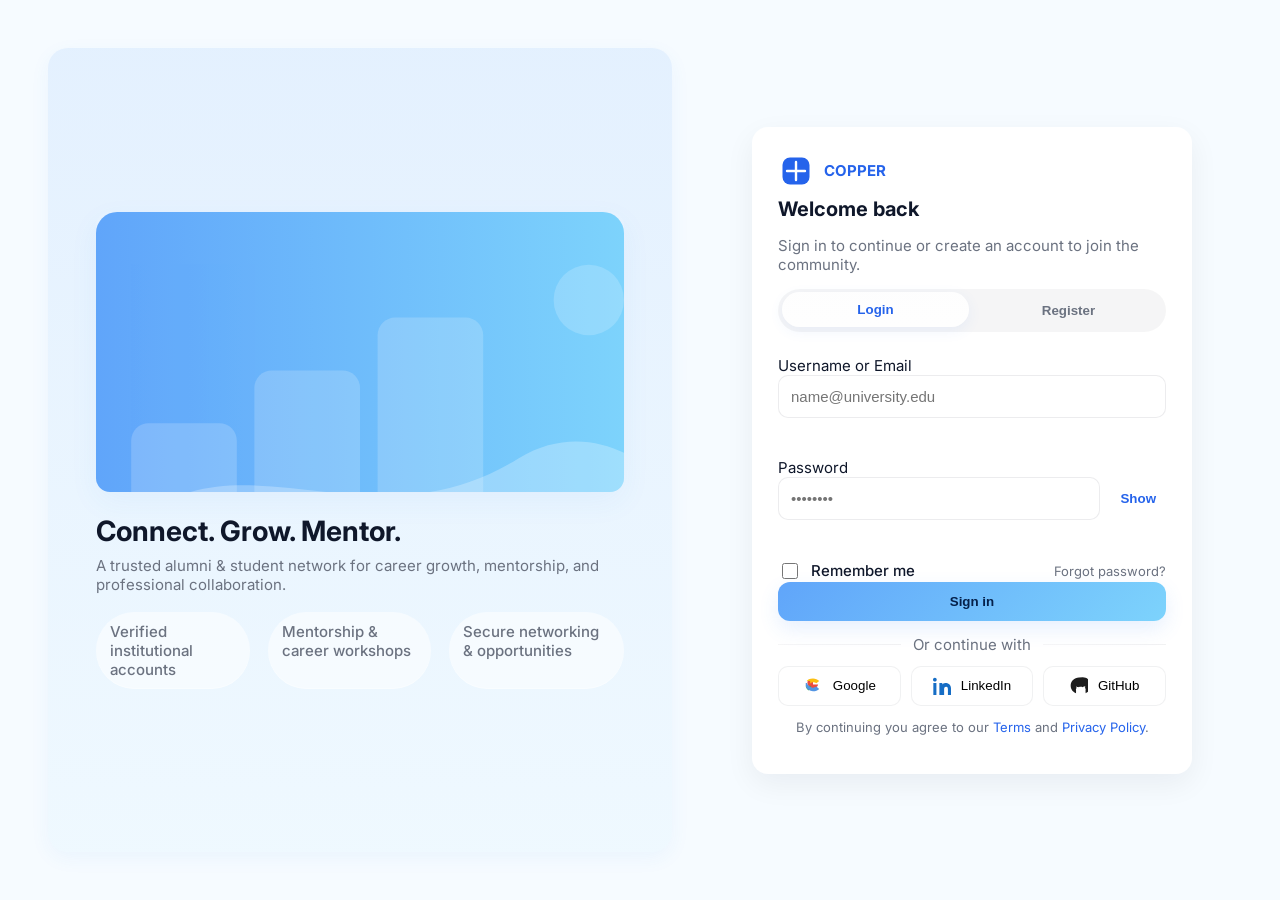
<file: index.html>
<!doctype html>
<html lang="en">
<head>
  <meta charset="utf-8" />
  <meta name="viewport" content="width=device-width,initial-scale=1" />
  <title>Platform — Login / Register</title>

  <!-- Google Font -->
  <link href="https://fonts.googleapis.com/css2?family=Inter:wght@300;400;600;700&display=swap" rel="stylesheet">

  <link rel="stylesheet" href="style.css">
  <link rel="stylesheet" href="theme.css">
</head>
<body>
  <main class="split-container" id="page-root">
    <!-- Left: Illustration / marketing -->
    <section class="hero" aria-hidden="true">
      <div class="hero-content">
        <!-- Decorative illustration placeholder (replace with branded SVG/illustration) -->
        <div class="illustration" role="img" aria-label="Abstract illustration representing career growth and professional networking">
          <!-- Simple abstract SVG: replace with production artwork -->
          <svg viewBox="0 0 600 400" preserveAspectRatio="xMidYMid meet" xmlns="http://www.w3.org/2000/svg">
            <defs>
              <linearGradient id="g" x1="0" x2="1">
                <stop offset="0" stop-color="#60a5fa"/>
                <stop offset="1" stop-color="#7dd3fc"/>
              </linearGradient>
            </defs>
            <rect width="100%" height="100%" fill="url(#g)" rx="24"/>
            <g transform="translate(40,40)" fill="#fff" opacity="0.18">
              <rect x="0" y="200" width="120" height="120" rx="20"/>
              <rect x="140" y="140" width="120" height="180" rx="20"/>
              <rect x="280" y="80" width="120" height="240" rx="20"/>
              <circle cx="520" cy="60" r="40"/>
            </g>
            <g transform="translate(60,20)" fill="#fff" opacity="0.26">
              <path d="M0 320 C120 240, 260 360, 420 260 C520 200, 600 300, 600 300 L600 400 L0 400 Z"/>
            </g>
          </svg>
        </div>

        <h1 class="hero-title">Connect. Grow. Mentor.</h1>
        <p class="hero-sub">A trusted alumni & student network for career growth, mentorship, and professional collaboration.</p>

        <ul class="hero-features">
          <li>Verified institutional accounts</li>
          <li>Mentorship & career workshops</li>
          <li>Secure networking & opportunities</li>
        </ul>
      </div>
    </section>

    <!-- Right: Auth card -->
    <section class="auth-shell" aria-labelledby="auth-heading">
      <div class="card" role="region" aria-describedby="auth-desc">
        <div class="card-top">
          <!-- Logo (text-based, replace with image/logo svg) -->
          <div class="logo" aria-hidden="false">
            <svg width="36" height="36" viewBox="0 0 24 24" fill="none" aria-hidden="true" focusable="false" xmlns="http://www.w3.org/2000/svg">
              <rect x="3" y="3" width="18" height="18" rx="5" fill="#2563eb"/>
              <path d="M6 12h12" stroke="#fff" stroke-width="1.6" stroke-linecap="round"/>
              <path d="M12 6v12" stroke="#fff" stroke-width="1.6" stroke-linecap="round"/>
            </svg>
            <span class="brand">COPPER</span>
          </div>

          <h2 id="auth-heading">Welcome back</h2>
          <p id="auth-desc" class="muted">Sign in to continue or create an account to join the community.</p>
        </div>

        <!-- Segmented control -->
        <div class="segmented" role="tablist" aria-label="Authentication switch">
          <button class="segmented-btn active" role="tab" aria-selected="true" id="tab-login" data-target="login">Login</button>
          <button class="segmented-btn" role="tab" aria-selected="false" id="tab-register" data-target="register">Register</button>
        </div>

        <!-- Forms -->
        <div class="forms">

          <!-- LOGIN -->
          <form id="login" class="auth-form active" aria-labelledby="tab-login" novalidate>
            <div class="form-group">
              <label for="login-email">Username or Email</label>
              <input id="login-email" name="email" type="email" inputmode="email" autocomplete="email" required placeholder="name@university.edu" />
              <span class="field-error" id="login-email-error" aria-live="assertive"></span>
            </div>

            <div class="form-group">
              <label for="login-password">Password</label>
              <div class="input-with-action">
                <input id="login-password" name="password" type="password" autocomplete="current-password" required placeholder="••••••••" />
                <button type="button" class="icon-btn toggle-password" data-target="login-password" aria-label="Show password" aria-pressed="false">Show</button>
              </div>
              <span class="field-error" id="login-password-error" aria-live="assertive"></span>
            </div>

            <div class="form-row space-between">
              <label class="checkbox">
                <input id="remember" name="remember" type="checkbox" />
                <span>Remember me</span>
              </label>
              <a href="#" class="muted small">Forgot password?</a>
            </div>

            <div class="form-group">
              <button type="submit" class="btn-primary full">Sign in</button>
            </div>

            <div class="divider"><span>Or continue with</span></div>

            <div class="social-row">
              <button type="button" class="btn-social" aria-label="Continue with Google">
                <!-- Google SVG -->
                <svg class="social-icon" viewBox="0 0 48 48" width="20" height="20" xmlns="http://www.w3.org/2000/svg" aria-hidden="true"><path fill="#EA4335" d="M24 11.5v8.9h12.3c-.5 3-3.5 8.8-12.3 8.8-7.4 0-13.4-6.1-13.4-13.6S16.6 11.5 24 11.5z"/><path fill="#34A853" d="M6.6 23.4c0 5 3.2 9.2 7.7 11.3l5.6-8.9C18.6 24.4 16.7 24 14.7 23.4z"/><path fill="#4A90E2" d="M24 36.5c6.1 0 11.2-2 14.9-5.5l-7.1-5.6c-2 1.7-5 2.8-7.8 2.8-6.9 0-12.5-4.7-14.6-11.1H6.6v6.9C9 31.9 16 36.5 24 36.5z"/><path fill="#FBBC05" d="M38.9 12.2l-6.9 5.4c-1.9-1.5-4.1-2.4-6.8-2.4-3.1 0-5.9 1.2-8 3.1V12.2h-8.2C10 9.3 16.5 6 24 6c6 0 11.2 2.2 14.9 6.2z"/></svg>
                Google
              </button>

              <button type="button" class="btn-social" aria-label="Continue with LinkedIn">
                <!-- LinkedIn SVG -->
                <svg class="social-icon" viewBox="0 0 24 24" width="18" height="18" xmlns="http://www.w3.org/2000/svg" aria-hidden="true"><path fill="#0A66C2" d="M4.98 3.5C4.98 4.88 3.9 6 2.5 6S0 4.88 0 3.5 1.08 1 2.5 1 4.98 2.12 4.98 3.5zM.45 24h4.1V7.98H.45V24zM8.5 7.98h3.93v2.17h.06c.55-1.04 1.9-2.17 3.9-2.17C20.36 7.98 24 10.22 24 15.17V24h-4.1v-7.12c0-1.7-.03-3.88-2.36-3.88-2.36 0-2.72 1.84-2.72 3.76V24H8.5V7.98z"/></svg>
                LinkedIn
              </button>

              <button type="button" class="btn-social" aria-label="Continue with GitHub">
                <!-- GitHub SVG -->
                <svg class="social-icon" viewBox="0 0 24 24" width="18" height="18" xmlns="http://www.w3.org/2000/svg" aria-hidden="true"><path fill="#111" d="M12 .5C5.7.5.9 5.3.9 11.6c0 4.6 3 8.6 7.2 10-.1-.8-.2-2.1.1-3 0 0-.3-.8-.3-2 0-1 .5-1.7 1.1-2.1-.4-.1-.8-.7-.4-1.9 0 0 .9-.3 3 .9.9-.3 1.9-.4 2.8-.4s1.9.1 2.8.4c2.1-1.2 3-1 3-1 .4 1.2 0 1.8-.4 1.9.6.4 1.1 1.2 1.1 2.1 0 1.2-.3 2-.3 2 .3.9.3 2.2.1 3 4.2-1.5 7.2-5.4 7.2-10 0-6.3-4.8-11.1-10.9-11.1z"/></svg>
                GitHub
              </button>
            </div>
          </form>

          <!-- REGISTER -->
          <form id="register" class="auth-form" aria-labelledby="tab-register" novalidate>
            <div class="form-row">
              <div class="form-group half">
                <label for="reg-name">Full name</label>
                <input id="reg-name" name="fullname" type="text" autocomplete="name" placeholder="First Last" required />
                <span class="field-error" id="reg-name-error" aria-live="assertive"></span>
              </div>

              <div class="form-group half">
                <label for="reg-email">Institutional email</label>
                <input id="reg-email" name="email" type="email" autocomplete="email" placeholder="name@university.edu" required />
                <span class="field-error" id="reg-email-error" aria-live="assertive"></span>
              </div>
            </div>

            <div class="form-row">
              <div class="form-group half">
                <label for="reg-password">Password</label>
                <div class="input-with-action">
                  <input id="reg-password" name="password" type="password" autocomplete="new-password" placeholder="Choose a strong password" required />
                  <button type="button" class="icon-btn toggle-password" data-target="reg-password" aria-label="Show password" aria-pressed="false">Show</button>
                </div>
                <span class="muted small">Minimum 8 characters with a number and a symbol.</span>
                <span class="field-error" id="reg-password-error" aria-live="assertive"></span>
              </div>

              <div class="form-group half">
                <label for="reg-confirm">Confirm password</label>
                <div class="input-with-action">
                  <input id="reg-confirm" name="confirm" type="password" autocomplete="new-password" placeholder="Repeat password" required />
                  <button type="button" class="icon-btn toggle-password" data-target="reg-confirm" aria-label="Show password" aria-pressed="false">Show</button>
                </div>
                <span class="field-error" id="reg-confirm-error" aria-live="assertive"></span>
              </div>
            </div>

            <div class="form-row">
              <div class="form-group">
                <label for="reg-role">Role</label>
                <select id="reg-role" name="role" required>
                  <option value="">Choose role...</option>
                  <option value="student">Student</option>
                  <option value="alumni">Alumni</option>
                  <option value="admin">Admin</option>
                </select>
                <span class="field-error" id="reg-role-error" aria-live="assertive"></span>
              </div>
            </div>

            <div class="form-group" id="id-verification-group" hidden>
              <label for="reg-id">Student / Alumni ID</label>
              <input id="reg-id" name="institutional_id" type="text" placeholder="Institutional ID for verification" />
              <span class="muted small">We will verify your affiliation before approving your account.</span>
              <span class="field-error" id="reg-id-error" aria-live="assertive"></span>
            </div>

            <div class="form-group">
              <button type="submit" class="btn-primary full">Create account</button>
            </div>

            <div class="divider"><span>Or sign up with</span></div>

            <div class="social-row">
              <button type="button" class="btn-social" aria-label="Sign up with Google">Google</button>
              <button type="button" class="btn-social" aria-label="Sign up with LinkedIn">LinkedIn</button>
              <button type="button" class="btn-social" aria-label="Sign up with GitHub">GitHub</button>
            </div>
          </form>

        </div>

        <p class="muted small center">By continuing you agree to our <a href="#">Terms</a> and <a href="#">Privacy Policy</a>.</p>
      </div>
    </section>
  </main>
  <script src="theme.js"></script>
  <script src="script.js"></script>
</body>
</html>
</file>
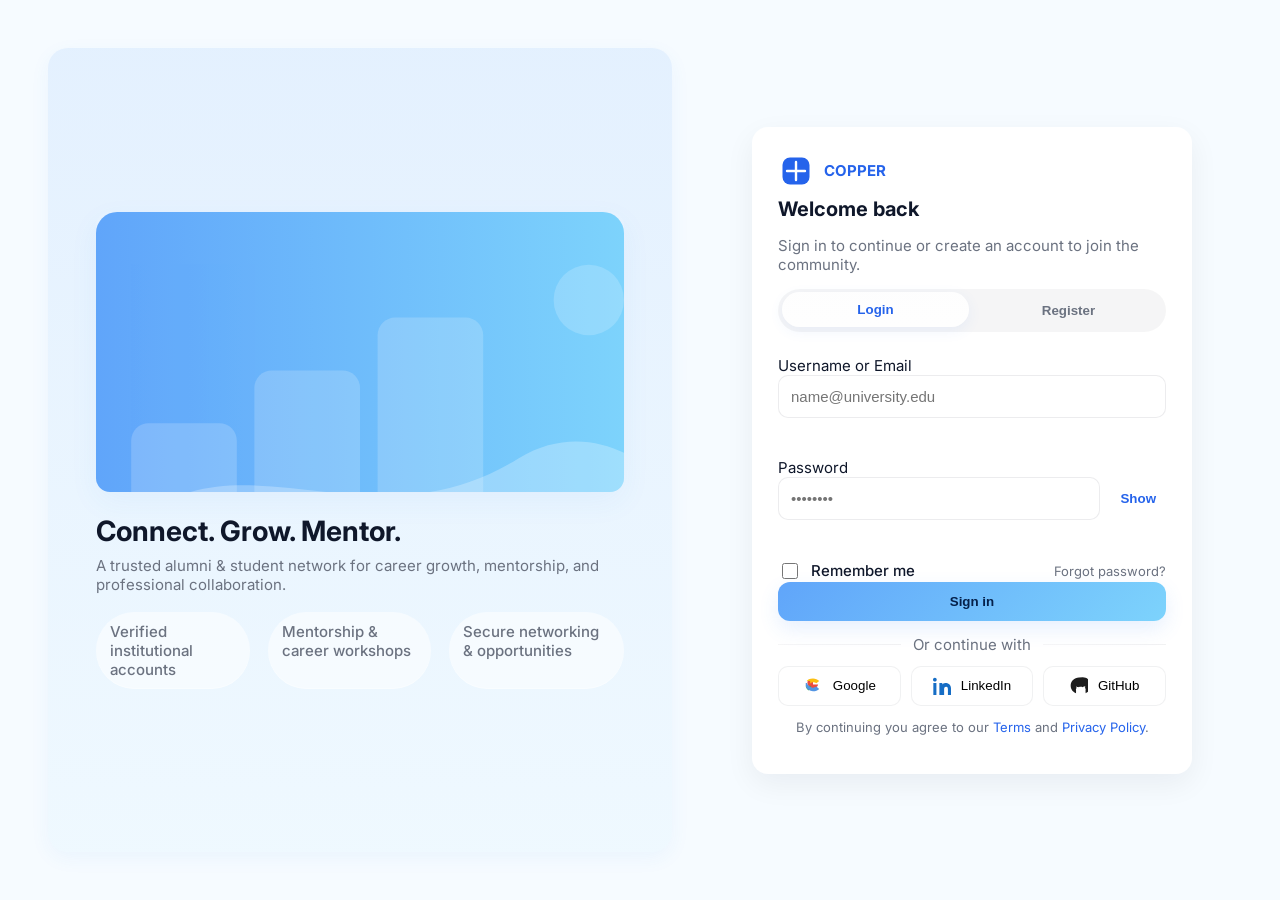
<file: dashboard.html>
<!doctype html>
<html lang="en">
<head>
  <meta charset="utf-8" />
  <meta name="viewport" content="width=device-width,initial-scale=1" />
  <title>Dashboard</title>

  <link href="https://fonts.googleapis.com/css2?family=Inter:wght@300;400;600;700&display=swap" rel="stylesheet">
  <link rel="stylesheet" href="dashboard.css">
  <link rel="stylesheet" href="theme.css">
</head>
<body>
  <div class="app" id="app-root">
    <!-- Sidebar -->
    <aside class="sidebar" id="sidebar" aria-label="Main navigation">
      <div class="sidebar-top">
        <a class="brand" href="feed.html" aria-label="Back to Home page">
          <svg width="36" height="36" viewBox="0 0 24 24" fill="none" aria-hidden="true"><rect x="3" y="3" width="18" height="18" rx="5" fill="#2563eb"/><path d="M6 12h12" stroke="#fff" stroke-width="1.6" stroke-linecap="round"/><path d="M12 6v12" stroke="#fff" stroke-width="1.6" stroke-linecap="round"/></svg>
          <span class="brand-text">COPPER</span>
        </a>
        <button class="sidebar-toggle" id="sidebarToggle" aria-label="Collapse navigation">⫶</button>
      </div>

      <nav class="nav">
        <a class="nav-item active" href="#" data-page="home"><span class="nav-ico"></span><span class="nav-label">Dashboard</span></a>
        <a class="nav-item" href="feed.html" data-page="feed"><span class="nav-ico"></span><span class="nav-label">Feed</span></a>
        <a class="nav-item" href="#" data-page="jobs"><span class="nav-ico"></span><span class="nav-label">Jobs</span></a>
        <a class="nav-item" href="network.html" data-page="network"><span class="nav-ico"></span><span class="nav-label">Alumni Network</span></a>
        <a class="nav-item" href="#" data-page="skills"><span class="nav-ico"></span><span class="nav-label">Skill Analysis</span></a>
        <a class="nav-item" href="events.html" data-page="events"><span class="nav-ico"></span><span class="nav-label">Events</span></a>
        <a class="nav-item" href="#" data-page="messages"><span class="nav-ico"></span><span class="nav-label">Messages</span></a>
        <a class="nav-item" href="#" data-page="assistant"><span class="nav-ico"></span><span class="nav-label">AI Assistant</span></a>
        <a class="nav-item" href="#" data-page="profile"><span class="nav-ico"></span><span class="nav-label">Profile</span></a>
        <a class="nav-item" href="settings.html" data-page="settings"><span class="nav-ico"></span><span class="nav-label">Settings</span></a>
      </nav>

      <div class="sidebar-footer">
        <button id="signOut" class="signout">Sign out</button>
      </div>
    </aside>

    <!-- Main area -->
    <div class="main">
      <!-- Top nav -->
      <header class="topbar">
        <div class="top-left">
          <button class="menu-btn" id="menuBtn" aria-label="Toggle menu">☰</button>
          <h1 class="page-title" id="pageTitle">Dashboard</h1>
        </div>

        <div class="top-actions">
          <div class="search">
            <label for="searchInput" class="sr-only">Search</label>
            <input id="searchInput" type="search" placeholder="Search alumni, posts, jobs..." />
          </div>

          <button class="icon-btn" id="notifBtn" title="Notifications" aria-label="Notifications">🔔<span class="badge">3</span></button>
          <a class="nav-link" href="settings.html">Settings</a>
          <div class="avatar" id="avatarBtn" title="Account">
            <img src="tanjuma.jpg" alt="User avatar" />
          </div>
        </div>
      </header>

      <!-- Content -->
      <main class="content" id="content">
        <!-- Welcome & Summary cards -->
        <section class="top-section">
          <div class="welcome">
            <h2 id="welcomeTitle">Welcome back, <span id="welcomeName">Jordan</span> 👋</h2>
            <p class="muted">Here's what's happening in your network and suggested actions to boost your profile.</p>
          </div>

          <div class="cards-row">
            <div class="card small card-profile-strength">
              <div class="card-title">Profile Strength</div>
              <div class="progress">
                <div class="progress-inner">72%</div>
              </div>
              <div class="card-note">Add more skills and a resume to reach 90%.</div>
            </div>

            <div class="card small">
              <div class="card-title">Skills Analyzed</div>
              <div class="card-number">18</div>
              <div class="card-note">Based on your CV & activity</div>
            </div>

            <div class="card small">
              <div class="card-title">Connected Alumni</div>
              <div class="card-number">256</div>
              <div class="card-note">Active in last 30 days</div>
            </div>

            <div class="card small">
              <div class="card-title">Upcoming Events</div>
              <div class="card-number">4</div>
              <div class="card-note">Workshops & meetups</div>
            </div>

            <div class="card small">
              <div class="card-title">Resume Complete</div>
              <div class="card-number">85%</div>
              <div class="card-note">Upload latest version</div>
            </div>
          </div>
        </section>

        <!-- Quick Action Banner -->
        <section class="banner card">
          <div class="banner-left">
            <h3>Boost your career visibility</h3>
            <p class="muted">Analyze your skills, update your profile, or upload a resume — it only takes a minute and increases your match rate for jobs and mentors.</p>
            <div class="banner-actions">
              <button class="btn-primary" id="analyzeBtn">Analyze my skills</button>
              <button class="btn-outline" id="updateProfileBtn">Update profile</button>
              <button class="btn-ghost" id="uploadResumeBtn">Upload resume</button>
            </div>
          </div>
          <div class="banner-right" aria-hidden="true">
            <svg viewBox="0 0 200 120" width="220" height="140" xmlns="http://www.w3.org/2000/svg">
              <defs><linearGradient id="bgG" x1="0" x2="1"><stop offset="0" stop-color="#60a5fa"/><stop offset="1" stop-color="#7dd3fc"/></linearGradient></defs>
              <rect rx="12" width="100%" height="100%" fill="url(#bgG)" opacity="0.14"/>
              <g fill="#2563eb" opacity="0.9"><circle cx="40" cy="40" r="18"/><rect x="80" y="20" width="30" height="60" rx="8"/><rect x="120" y="10" width="18" height="80" rx="6"/></g>
            </svg>
          </div>
        </section>

        <!-- Lower grid: Recent activity, recommended connections, opportunities -->
        <section class="lower-grid">
          <div class="col">
            <div class="card">
              <div class="card-heading">
                <h4>Recent Activity</h4>
                <a href="#" class="muted small">View all</a>
              </div>
              <ul class="activity-list">
                <li>
                  <div class="act-left"><img src="https://i.pravatar.cc/44?img=65" alt="" /></div>
                  <div class="act-body"><strong>Dr. Smith</strong> posted about new mentorship openings. <span class="muted small">2h ago</span></div>
                </li>
                <li>
                  <div class="act-left"><img src="https://i.pravatar.cc/44?img=12" alt="" /></div>
                  <div class="act-body"><strong>Amy</strong> recommended you to a role: Data Analyst. <span class="muted small">1d ago</span></div>
                </li>
                <li>
                  <div class="act-left"><img src="https://i.pravatar.cc/44?img=28" alt="" /></div>
                  <div class="act-body"><strong>Career Office</strong> posted internship opportunities. <span class="muted small">3d ago</span></div>
                </li>
              </ul>
            </div>

            <div class="card">
              <div class="card-heading">
                <h4>Upcoming Opportunities</h4>
                <a href="#" class="muted small">Explore jobs</a>
              </div>

              <div class="opportunity">
                <div class="opp-left">💼</div>
                <div class="opp-body">
                  <strong>Associate Product Manager</strong>
                  <div class="muted small">TechCorp • Remote • 3 days left</div>
                </div>
                <div class="opp-actions"><button class="btn-outline small">Apply</button></div>
              </div>

              <div class="opportunity">
                <div class="opp-left">🎓</div>
                <div class="opp-body">
                  <strong>Alumni Networking Mixer</strong>
                  <div class="muted small">Campus Hall • Apr 15</div>
                </div>
                <div class="opp-actions"><button class="btn-outline small">RSVP</button></div>
              </div>
            </div>
          </div>

          <div class="col">
            <div class="card">
              <div class="card-heading">
                <h4>Recommended Connections</h4>
                <a href="#" class="muted small">See more</a>
              </div>

              <div class="suggestions-grid">
                <div class="profile-card">
                  <img src="https://i.pravatar.cc/80?img=10" alt="Sarah" />
                  <div class="p-body">
                    <strong>Sarah Lee</strong>
                    <div class="muted small">Alumni • Product Designer</div>
                  </div>
                  <button class="btn-primary small">Connect</button>
                </div>

                <div class="profile-card">
                  <img src="https://i.pravatar.cc/80?img=15" alt="Mark" />
                  <div class="p-body">
                    <strong>Mark R.</strong>
                    <div class="muted small">Alumni • Data Scientist</div>
                  </div>
                  <button class="btn-outline small">View</button>
                </div>

                <div class="profile-card">
                  <img src="https://i.pravatar.cc/80?img=22" alt="Priya" />
                  <div class="p-body">
                    <strong>Priya K.</strong>
                    <div class="muted small">Mentor • Engineering</div>
                  </div>
                  <button class="btn-primary small">Connect</button>
                </div>
              </div>
            </div>

            <div class="card profile-settings" id="profileSettings">
              <div class="cover">
                <img src="https://images.unsplash.com/photo-1503676260728-1c00da094a0b?q=80&w=1400&auto=format&fit=crop&ixlib=rb-4.0.3&s=4d93f5052fc3b8c873e4d3f1f55f0f6b" alt="Cover image" />
                <div class="avatar-large"><img src="tanjuma.jpg" alt="Profile avatar" /></div>
              </div>

              <div class="profile-meta">
                <div class="meta-left">
                  <h3 id="fullName">Tanjuma Akter</h3>  
                  <div class="muted">Software Engineer • Class of 2024</div>
                </div>
                <div class="meta-right">
                  <button class="btn-outline">Edit Profile</button>
                </div>
              </div>

              <p class="bio muted">Passionate about building data-driven products and helping students transition into tech careers. Open to mentorship and speaking engagements.</p>

              <div class="profile-details-grid">
                <div class="detail-card">
                  <strong>Location</strong>
                  <div class="muted">Boston, MA</div>
                </div>
                <div class="detail-card">
                  <strong>Website</strong>
                  <div class="muted"><a href="#">jordanwalker.dev</a></div>
                </div>
                <div class="detail-card">
                  <strong>LinkedIn</strong>
                  <div class="muted"><a href="#">/in/jordanwalker</a></div>
                </div>
                <div class="detail-card">
                  <strong>Twitter</strong>
                  <div class="muted"><a href="#">@jordan_dev</a></div>
                </div>
              </div>

              <!-- Editable sections summary (links to settings area or modals) -->
              <div class="settings-grid">
                <a class="settings-card" href="#academic">Academic Information</a>
                <a class="settings-card" href="#work">Work Experience</a>
                <a class="settings-card" href="#skills">Skills & Technologies</a>
                <a class="settings-card" href="#certs">Certifications</a>
                <a class="settings-card" href="#resume">Resume & Portfolio</a>
                <a class="settings-card" href="#privacy">Privacy Settings</a>
                <a class="settings-card" href="#security">Account Security</a>
                <a class="settings-card" href="#notifications">Notification Preferences</a>
                <a class="settings-card" href="#connected">Connected Accounts</a>
              </div>
            </div>
          </div>
        </section>

        <!-- Profile settings full forms (placeholders) -->
        <section class="full-settings" id="fullSettings">
          <div class="card">
            <h4 id="academic">Academic Information</h4>
            <form class="form-grid">
              <label>Institution<input type="text" placeholder="University of Example" /></label>
              <label>Degree<input type="text" placeholder="B.S. Computer Science" /></label>
              <label>Major<input type="text" placeholder="Data Science" /></label>
              <label>Graduation Year<input type="text" placeholder="2018" /></label>
              <div class="form-actions"><button type="submit" class="btn-primary">Save</button></div>
            </form>
          </div>

          <div class="card">
            <h4 id="work">Work Experience</h4>
            <p class="muted">Add roles, responsibilities and durations. Use the + button to add entries.</p>
            <div class="form-actions"><button class="btn-outline">Add experience</button></div>
          </div>

          <div class="card">
            <h4 id="skills">Skills & Technologies</h4>
            <p class="muted">Tag your skills, set proficiency, and request skill analysis.</p>
            <div class="skill-tags">
              <span class="tag">Python</span><span class="tag">SQL</span><span class="tag">Product Management</span><span class="tag">React</span>
            </div>
            <div class="form-actions"><button id="runAnalysis" class="btn-primary">Run Skill Analysis</button></div>
          </div>

          <div class="card">
            <h4 id="certs">Certifications</h4>
            <p class="muted">Upload or link certifications (Coursera, LinkedIn Learning, etc.)</p>
            <div class="form-actions"><button class="btn-outline">Add certification</button></div>
          </div>

          <div class="card">
            <h4 id="resume">Resume & Portfolio Upload</h4>
            <p class="muted">Upload your latest resume or link your portfolio (PDF, GitHub, personal site).</p>
            <div class="upload-row">
              <label for="resumeUpload" class="sr-only">Upload resume</label>
              <input type="file" id="resumeUpload" /> 
              <button class="btn-primary">Upload</button>
            </div>
          </div>

          <div class="card">
            <h4 id="privacy">Privacy Settings</h4>
            <label class="row-checkbox"><input type="checkbox" checked /> Show profile to alumni network</label>
            <label class="row-checkbox"><input type="checkbox" /> Share activity with community feed</label>
          </div>

          <div class="card">
            <h4 id="security">Account Security</h4>
            <p class="muted">Manage 2FA, sessions, and connected devices.</p>
            <div class="form-actions"><button class="btn-outline">Manage security</button></div>
          </div>

          <div class="card">
            <h4 id="notifications">Notification Preferences</h4>
            <label class="row-checkbox"><input type="checkbox" checked /> Email: new messages</label>
            <label class="row-checkbox"><input type="checkbox" checked /> Email: job matches</label>
            <label class="row-checkbox"><input type="checkbox" /> SMS: important alerts</label>
          </div>

          <div class="card">
            <h4 id="connected">Connected Accounts</h4>
            <p class="muted">Link GitHub, LinkedIn, Google for quicker sign-in and verification.</p>
            <div class="connected-list">
              <div class="connected-item">LinkedIn <button class="btn-outline small">Disconnect</button></div>
              <div class="connected-item">GitHub <button class="btn-outline small">Disconnect</button></div>
            </div>
          </div>
        </section>

        <footer class="page-footer muted small">© <span id="copyYear"></span> AlumNet · Built for alumni & students</footer>
      </main>
    </div>
  </div>
  <script src="theme.js"></script>
  <script src="dashboard.js"></script>
</body>
</html>
</file>
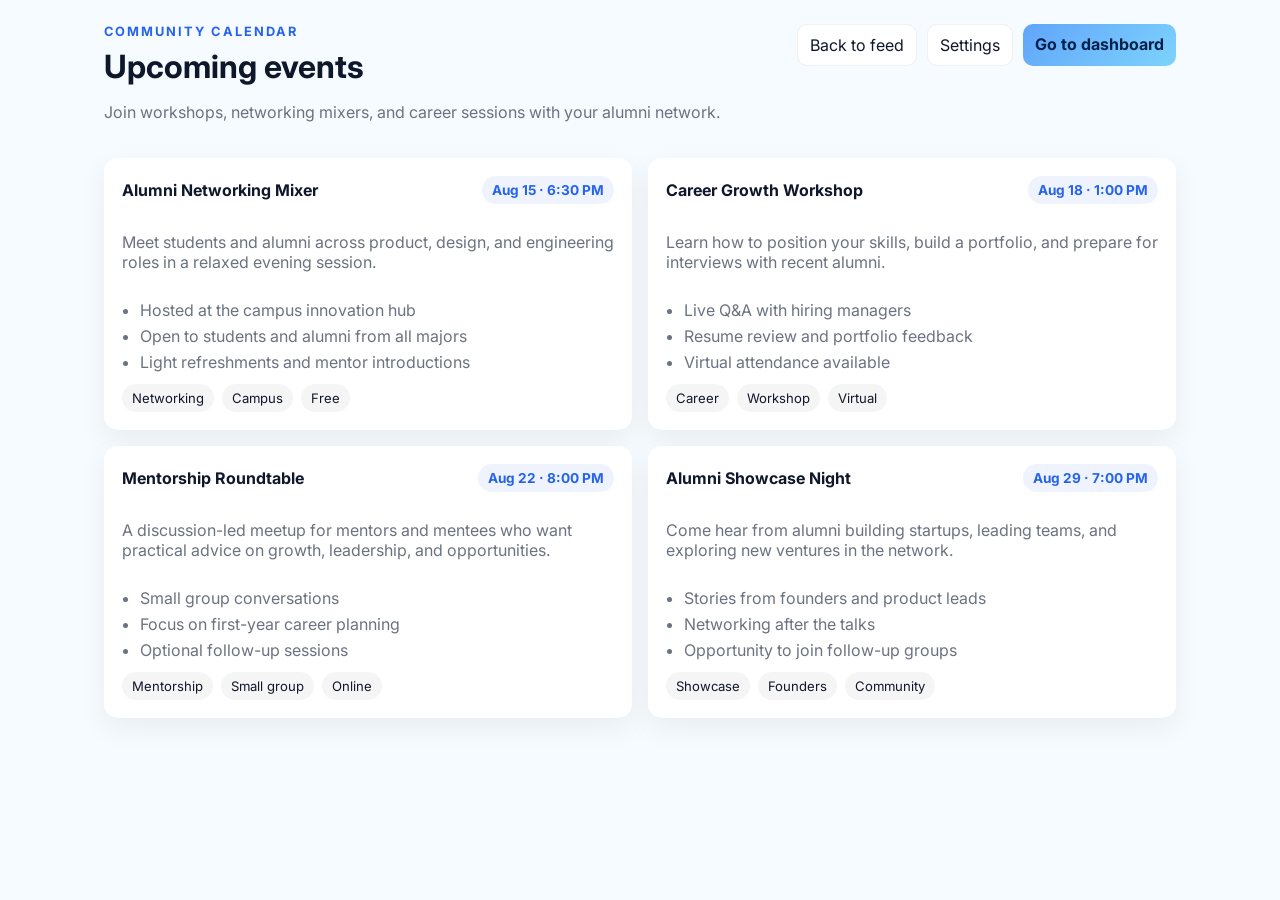
<file: events.html>
<!doctype html>
<html lang="en">
<head>
  <meta charset="utf-8" />
  <meta name="viewport" content="width=device-width,initial-scale=1" />
  <title>Events</title>
  <link href="https://fonts.googleapis.com/css2?family=Inter:wght@300;400;600;700&display=swap" rel="stylesheet">
  <link rel="stylesheet" href="events.css">
  <link rel="stylesheet" href="theme.css">
</head>
<body>
  <div class="events-page">
    <header class="events-header">
      <div>
        <p class="eyebrow">Community calendar</p>
        <h1>Upcoming events</h1>
        <p class="muted">Join workshops, networking mixers, and career sessions with your alumni network.</p>
      </div>
      <div class="events-actions">
        <a class="btn-outline" href="feed.html">Back to feed</a>
        <a class="btn-outline" href="settings.html">Settings</a>
        <a class="btn-primary" href="dashboard.html">Go to dashboard</a>
      </div>
    </header>

    <main class="events-grid">
      <section class="card event-card">
        <div class="event-meta">
          <strong>Alumni Networking Mixer</strong>
          <span class="event-status">Aug 15 · 6:30 PM</span>
        </div>
        <p class="muted">Meet students and alumni across product, design, and engineering roles in a relaxed evening session.</p>
        <ul>
          <li>Hosted at the campus innovation hub</li>
          <li>Open to students and alumni from all majors</li>
          <li>Light refreshments and mentor introductions</li>
        </ul>
        <div class="event-tags">
          <span>Networking</span>
          <span>Campus</span>
          <span>Free</span>
        </div>
      </section>

      <section class="card event-card">
        <div class="event-meta">
          <strong>Career Growth Workshop</strong>
          <span class="event-status">Aug 18 · 1:00 PM</span>
        </div>
        <p class="muted">Learn how to position your skills, build a portfolio, and prepare for interviews with recent alumni.</p>
        <ul>
          <li>Live Q&amp;A with hiring managers</li>
          <li>Resume review and portfolio feedback</li>
          <li>Virtual attendance available</li>
        </ul>
        <div class="event-tags">
          <span>Career</span>
          <span>Workshop</span>
          <span>Virtual</span>
        </div>
      </section>

      <section class="card event-card">
        <div class="event-meta">
          <strong>Mentorship Roundtable</strong>
          <span class="event-status">Aug 22 · 8:00 PM</span>
        </div>
        <p class="muted">A discussion-led meetup for mentors and mentees who want practical advice on growth, leadership, and opportunities.</p>
        <ul>
          <li>Small group conversations</li>
          <li>Focus on first-year career planning</li>
          <li>Optional follow-up sessions</li>
        </ul>
        <div class="event-tags">
          <span>Mentorship</span>
          <span>Small group</span>
          <span>Online</span>
        </div>
      </section>

      <section class="card event-card">
        <div class="event-meta">
          <strong>Alumni Showcase Night</strong>
          <span class="event-status">Aug 29 · 7:00 PM</span>
        </div>
        <p class="muted">Come hear from alumni building startups, leading teams, and exploring new ventures in the network.</p>
        <ul>
          <li>Stories from founders and product leads</li>
          <li>Networking after the talks</li>
          <li>Opportunity to join follow-up groups</li>
        </ul>
        <div class="event-tags">
          <span>Showcase</span>
          <span>Founders</span>
          <span>Community</span>
        </div>
      </section>
    </main>
  </div>
      <script src="theme.js"></script>
    </body>
    </html>
</file>
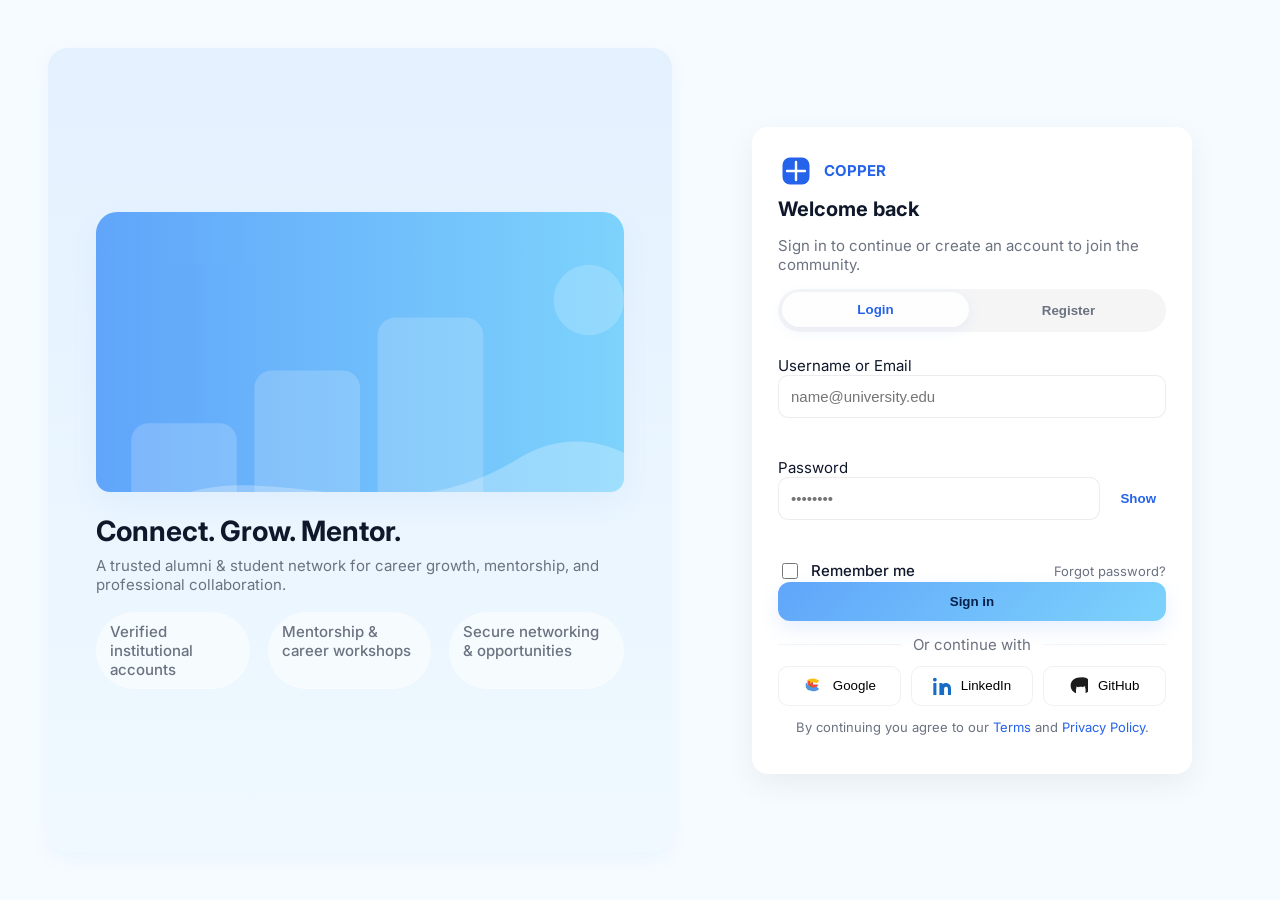
<file: feed.html>
<!doctype html>
<html lang="en">
<head>
  <meta charset="utf-8" />
  <meta name="viewport" content="width=device-width,initial-scale=1" />
  <title>Feed</title>

  <link href="https://fonts.googleapis.com/css2?family=Inter:wght@300;400;600;700&display=swap" rel="stylesheet">
  <link rel="stylesheet" href="feed.css">
  <link rel="stylesheet" href="theme.css">
</head>
<body>
  <div class="app" id="app-root">
    <!-- Left column: compact profile + nav -->
    <aside class="left-col" aria-label="Left sidebar">
      <div class="profile-card">
        <img class="avatar" src="tanjuma.jpg" alt="User avatar">
        <div class="profile-info">
          <strong id="leftName">Tanjuma Akther</strong>
          <div class="muted small">Software Engineer • Alum • Class of 2024</div>
        </div>

        <div class="profile-completion">
          <div class="pc-top"><span>Profile Completion</span><strong>72%</strong></div>
          <div class="pc-bar"><div class="pc-fill" ></div></div>
          <button id="completeProfile" class="btn-outline small">Complete profile</button>
        </div>

        <nav class="quick-nav" aria-label="Quick links">
          <a href="dashboard.html" class="q-link">Dashboard</a>
          <a href="feed.html" class="q-link active">Feed</a>
          <a href="events.html" class="q-link">Events</a>
          <a href="#" class="q-link">Saved Jobs</a>
          <a href="#" class="q-link">Bookmarks</a>
          <a href="#" class="q-link">Drafts</a>
        </nav>

        <div class="trending">
          <div class="tr-title">Trending</div>
          <ul>
            <li>#MachineLearning</li>
            <li>#CareerTips</li>
            <li>#AlumniStories</li>
            <li>#RemoteWork</li>
          </ul>
        </div>

        <button id="signOutLeft" class="signout small">Sign out</button>
      </div>
    </aside>

    <!-- Center column: feed -->
    <main class="center-col" id="centerCol" role="main">
      <header class="center-top">
        <h2>Home</h2>
        <div class="center-controls">
          <input id="searchFeed" type="search" placeholder="Search posts, people, hashtags..." />
          <a class="nav-link" href="settings.html">Settings</a>
          <a class="nav-link" href="dashboard.html">Dashboard</a>
          <a class="nav-link" href="events.html">Events</a>
          <a class="nav-link" href="network.html">Network</a>
        </div>
      </header>

      <!-- Post composer card -->
      <section class="composer card" aria-label="Create a post">
        <div class="composer-top">
          <img class="avatar-sm" src="tanjuma.jpg" alt="">
          <textarea id="postText" placeholder="Share an update, job, project, or question..." rows="3" aria-label="Create post"></textarea>
        </div>

        <div class="composer-actions">
          <div class="attach">
            <button data-action="image" class="attach-btn">🖼️ Image</button>
            <button data-action="video" class="attach-btn">🎥 Video</button>
            <button data-action="doc" class="attach-btn">📄 Doc</button>
            <button data-action="link" class="attach-btn">🔗 Link</button>
            <button data-action="poll" class="attach-btn">📊 Poll</button>
            <button data-action="tag" class="attach-btn">🏷️ Tag</button>
          </div>
          <div class="composer-right">
            <button id="postSubmit" class="btn-primary">Post</button>
          </div>
        </div>

        <div id="composerFeedback" class="muted small" aria-live="polite"></div>
      </section>

      <!-- Feed list -->
      <section id="feedList" class="feed-list" aria-live="polite">
        <!-- JavaScript will inject post cards here -->
      </section>
    </main>

    <!-- Right column: jobs + recommended alumni -->
    <aside class="right-col" aria-label="Right sidebar">
      <div class="card jobs-card">
        <div class="card-heading"><h4>Recommended Jobs</h4><a href="#" class="muted small">See all</a></div>

        <div class="job">
          <img class="comp-logo" src="https://via.placeholder.com/48x48.png?text=TC" alt="TechCorp logo">
          <div class="job-body">
            <strong>Associate Product Manager</strong>
            <div class="muted small">TechCorp • $85k–95k • Remote</div>
          </div>
          <div class="job-actions"><button class="btn-outline small">Apply</button></div>
        </div>

        <div class="job">
          <img class="comp-logo" src="https://via.placeholder.com/48x48.png?text=DA" alt="DataAI logo">
          <div class="job-body">
            <strong>Data Analyst</strong>
            <div class="muted small">DataAI • $75k–90k • Hybrid</div>
          </div>
          <div class="job-actions"><button class="btn-outline small">Apply</button></div>
        </div>
      </div>

      <div class="card recs-card">
        <div class="card-heading"><h4>Recommended Alumni</h4><a href="#" class="muted small">View more</a></div>

        <div class="alum">
          <img src="https://i.pravatar.cc/56?img=10" alt="">
          <div class="alum-body">
            <strong>Sarah Lee</strong>
            <div class="muted small">Product Designer • 3 mutual</div>
            <div class="tags"><span class="tag">Mentor</span></div>
          </div>
          <div><button class="btn-primary small connect" data-name="Sarah Lee">Connect</button></div>
        </div>

        <div class="alum">
          <img src="https://i.pravatar.cc/56?img=15" alt="">
          <div class="alum-body">
            <strong>Mark R.</strong>
            <div class="muted small">Data Scientist • 2 mutual</div>
            <div class="tags"><span class="tag">Open to mentoring</span></div>
          </div>
          <div><button class="btn-outline small connect" data-name="Mark R.">Connect</button></div>
        </div>

      </div>
    </aside>
  </div>
  <script src="theme.js"></script>
  <script src="feed.js"></script>
</body>
</html>
</file>
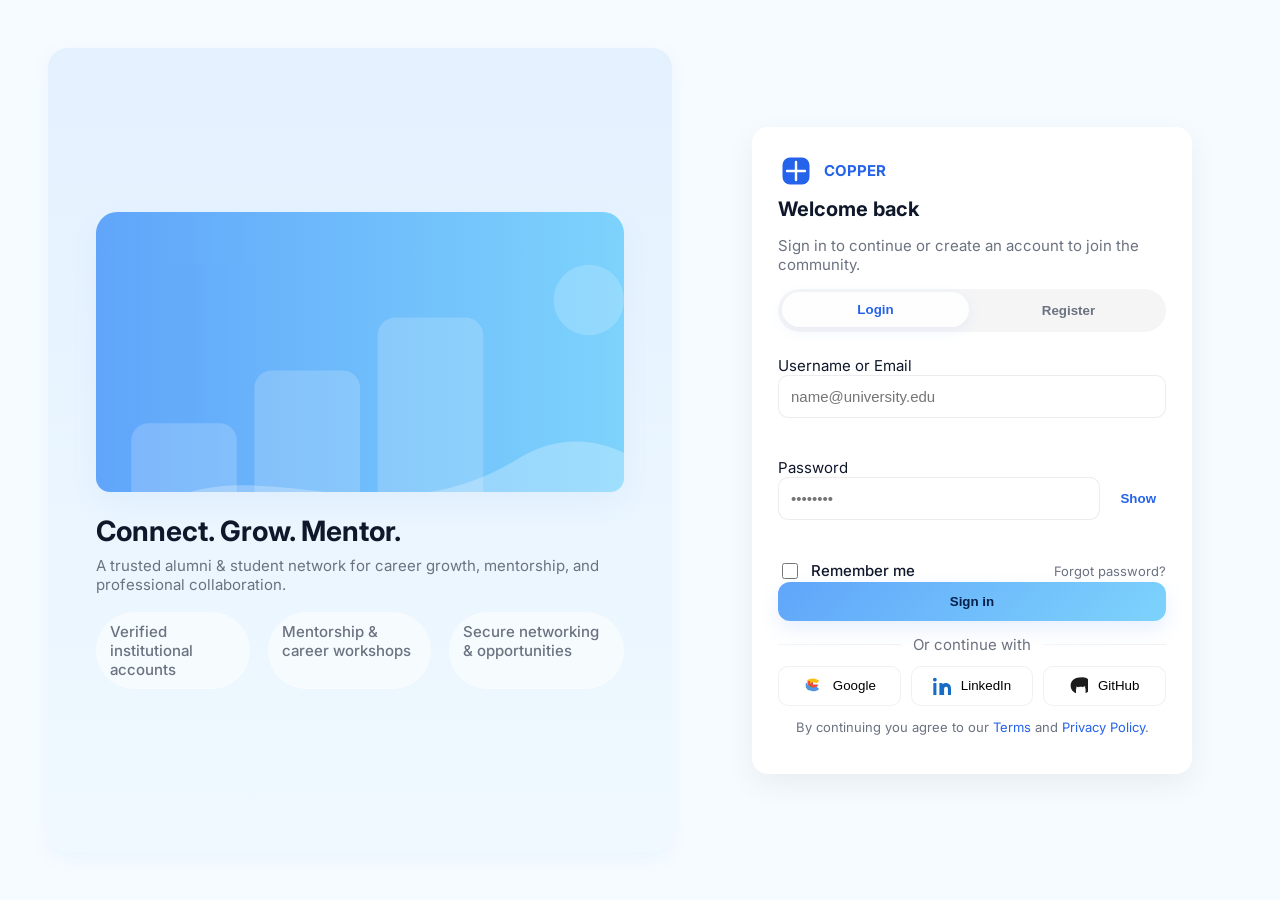
<file: network.html>
<!doctype html>
<html lang="en">
<head>
  <meta charset="utf-8" />
  <meta name="viewport" content="width=device-width,initial-scale=1" />
  <title>COPPER</title>

  <link href="https://fonts.googleapis.com/css2?family=Inter:wght@300;400;600;700&display=swap" rel="stylesheet">
  <link rel="stylesheet" href="network.css">
  <link rel="stylesheet" href="theme.css">
</head>
<body>
  <div class="page" id="page-root">
    <!-- Top bar (shared) -->
    <header class="topbar">
      <div class="top-left">
        <a class="brand-link" href="dashboard.html" aria-label="COPPER dashboard">
          <svg width="34" height="34" viewBox="0 0 24 24" aria-hidden="true"><rect x="3" y="3" width="18" height="18" rx="5" fill="#2563eb"/><path d="M6 12h12" stroke="#fff" stroke-width="1.6" stroke-linecap="round"/><path d="M12 6v12" stroke="#fff" stroke-width="1.6" stroke-linecap="round"/></svg>
          <span class="brand">COPPER</span>
        </a>

        <form id="alumniSearchForm" class="search-form" role="search" aria-label="Search alumni">
          <input id="alumniSearch" type="search" placeholder="Search by name, company, grad year, industry, skills, location, department, mentorship..." aria-label="Search alumni">
          <button type="submit" class="search-btn" aria-label="Search">🔎</button>
        </form>
      </div>

      <div class="top-right">
        <button id="openRequests" class="btn-ghost">Requests</button>
        <a href="settings.html" class="top-link">Settings</a>
        <a href="feed.html" class="top-link">Feed</a>
        <div class="avatar"><img src="https://i.pravatar.cc/48?img=32" alt="User avatar"></div>
      </div>
    </header>

    <main class="container">
      <!-- Grid of alumni -->
      <section class="grid-wrap">
        <div id="alumniGrid" class="alumni-grid" aria-live="polite">
          <!-- JS will render cards here -->
        </div>

        <!-- Side column: filters + quick stats -->
        <aside class="side-panel">
          <section class="card filters" aria-label="Filters">
            <div class="filters-row">
              <button class="chip" data-filter="company">Company ▾</button>
              <button class="chip" data-filter="grad">Graduation Year ▾</button>
              <button class="chip" data-filter="industry">Industry ▾</button>
              <button class="chip" data-filter="location">Location ▾</button>
              <button class="chip" data-filter="skills">Skills ▾</button>
              <button class="chip" data-filter="level">Job Level ▾</button>
              <button class="chip" data-filter="mentor">Available for Mentorship</button>
            </div>

            <div class="active-filters" id="activeFilters" aria-live="polite"></div>
          </section>

          <section class="card side-info">
            <h4>Search tips</h4>
            <p class="muted">Try "Data Scientist", "Class of 2016", "Boston", or select the mentorship chip to find mentors.</p>
            <hr/>
            <div class="stats">
              <div><strong id="resultsCount">0</strong><div class="muted">profiles</div></div>
              <div><strong>Mentors</strong><div class="muted">120 available</div></div>
            </div>
            <hr/>
            <button class="btn-outline full" id="advancedFilters">Advanced filters</button>
          </section>
        </aside>
      </section>

      <!-- Requests slide-over (hidden by default) -->
      <div id="requestsPanel" class="slide-over" aria-hidden="true">
        <div class="slide-inner">
          <header class="slide-header">
            <h3>Connection Requests</h3>
            <button id="closeRequests" class="icon-btn" aria-label="Close">✕</button>
          </header>

          <div class="requests-tabs" role="tablist" aria-label="Request types">
            <button role="tab" aria-selected="true" data-tab="incoming" class="rtab active">Incoming</button>
            <button role="tab" aria-selected="false" data-tab="outgoing" class="rtab">Outgoing</button>
          </div>

          <div id="incomingList" class="requests-list">
            <!-- incoming items -->
          </div>

          <div id="outgoingList" class="requests-list" hidden>
            <!-- outgoing items -->
          </div>
        </div>
      </div>

      <footer class="page-footer muted small">© <span id="copyYear"></span> AlumNet — Mentorship & Career Connections</footer>
    </main>
  </div>
  <script src="theme.js"></script>
  <script src="network.js"></script>
</body>
</html>
</file>
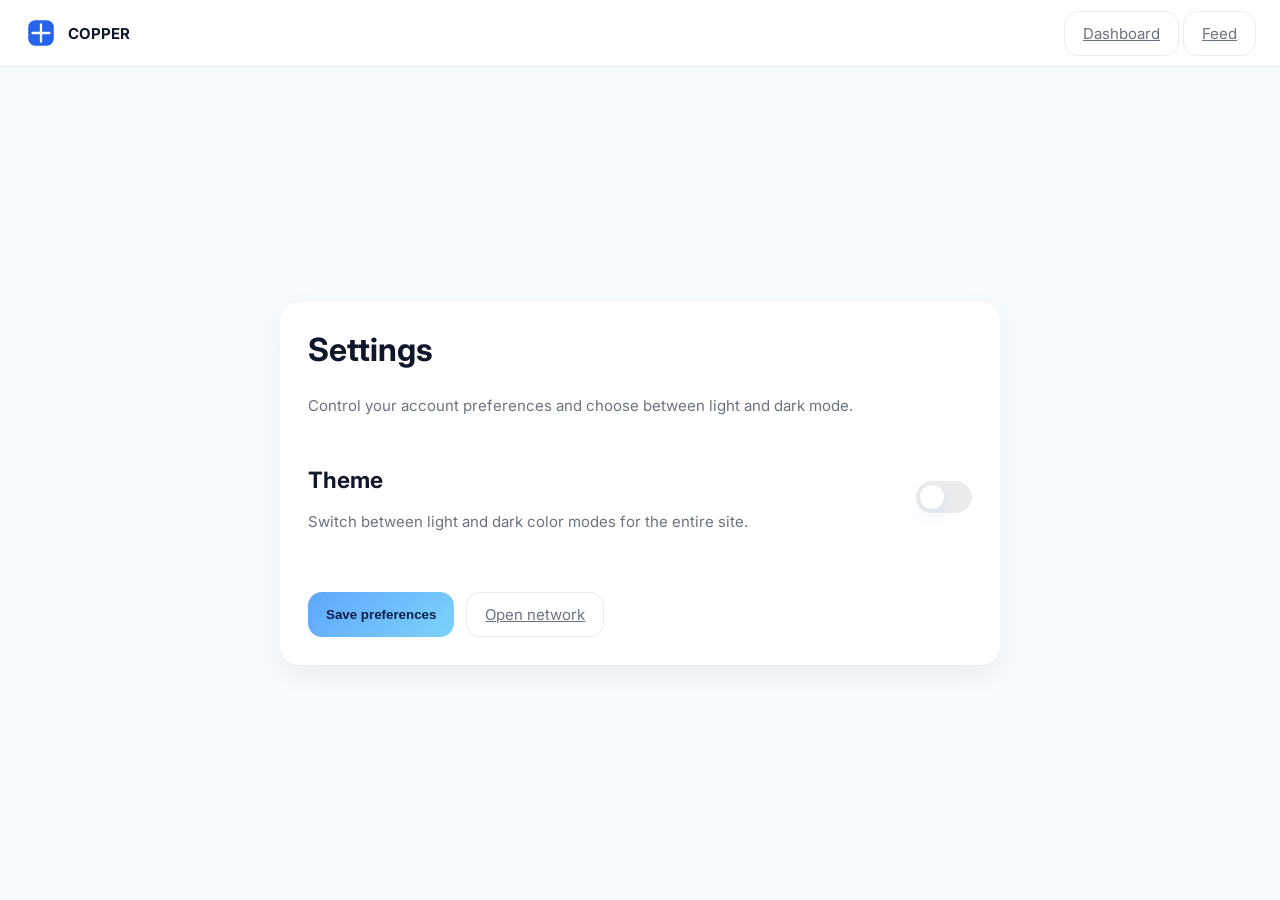
<file: settings.html>
<!doctype html>
<html lang="en">
<head>
  <meta charset="utf-8" />
  <meta name="viewport" content="width=device-width,initial-scale=1" />
  <title>Settings</title>
  <link href="https://fonts.googleapis.com/css2?family=Inter:wght@300;400;600;700&display=swap" rel="stylesheet">
  <link rel="stylesheet" href="settings.css">
  <link rel="stylesheet" href="theme.css">
</head>
<body>
  <div class="page">
    <header class="topbar">
      <a class="brand-link" href="dashboard.html" aria-label="Back to dashboard">
        <svg width="34" height="34" viewBox="0 0 24 24" aria-hidden="true"><rect x="3" y="3" width="18" height="18" rx="5" fill="#2563eb"/><path d="M6 12h12" stroke="#fff" stroke-width="1.6" stroke-linecap="round"/><path d="M12 6v12" stroke="#fff" stroke-width="1.6" stroke-linecap="round"/></svg>
        <span class="brand">COPPER</span>
      </a>
      <nav>
        <a class="btn-outline" href="dashboard.html">Dashboard</a>
        <a class="btn-outline" href="feed.html">Feed</a>
      </nav>
    </header>

    <main class="main">
      <section class="settings-card">
        <h1>Settings</h1>
        <p>Control your account preferences and choose between light and dark mode.</p>

        <div class="option-row">
          <div>
            <h2>Theme</h2>
            <p class="muted">Switch between light and dark color modes for the entire site.</p>
          </div>
          <div class="toggle-switch">
            <input id="darkModeToggle" type="checkbox" />
            <label for="darkModeToggle" aria-label="Toggle dark mode"></label>
          </div>
        </div>

        <div class="button-row">
          <button id="saveSettings" class="btn-primary">Save preferences</button>
          <a class="btn-outline" href="network.html">Open network</a>
        </div>
      </section>
    </main>
  </div>

  <script src="theme.js"></script>
  <script src="settings.js"></script>
</body>
</html>
</file>
<file: style.css>
:root{
  --bg: #f6fbff;
  --card-bg: #ffffff;
  --muted: #6b7280;
  --primary-600: #2563eb;
  --primary-500: #3b82f6;
  --accent: linear-gradient(135deg,#60a5fa 0%,#7dd3fc 100%);
  --rounded: 12px;
  --shadow: 0 8px 28px rgba(16,24,40,0.08);
  --radius-input: 10px;
  --glass: linear-gradient(180deg, rgba(255,255,255,0.85), rgba(255,255,255,0.9));
  font-family: "Facebook Sans", "Inter", system-ui, -apple-system, "Segoe UI", Roboto, "Helvetica Neue", Arial;
  color-scheme: light;
}

*{box-sizing:border-box}
html,body,#page-root{height:100%}
body{
  margin:0;
  background:var(--bg);
  -webkit-font-smoothing:antialiased;
  -moz-osx-font-smoothing:grayscale;
  color:#0f172a;
  font-size:15px;
}

/* Layout */
.split-container{
  min-height:100vh;
  display:grid;
  grid-template-columns: 1fr 520px;
  gap:40px;
  align-items:stretch;
  padding:48px;
}

/* Hero */
.hero{
  border-radius:20px;
  padding:48px;
  display:flex;
  align-items:center;
  justify-content:center;
  background:linear-gradient(180deg, rgba(96,165,250,0.12), rgba(125,211,252,0.06));
  box-shadow: 0 6px 20px rgba(59,130,246,0.06);
  overflow:hidden;
}
.hero-content{max-width:680px}
.illustration{height:280px;border-radius:14px;overflow:hidden;margin-bottom:22px;box-shadow:0 10px 30px rgba(59,130,246,0.06)}
.hero-title{margin:0 0 8px 0;font-size:28px;font-weight:700}
.hero-sub{margin:0 0 18px 0;color:var(--muted)}
.hero-features{list-style:none;padding:0;margin:0;display:flex;gap:18px;color:var(--muted);font-weight:500}
.hero-features li{background:rgba(255,255,255,0.55);padding:10px 14px;border-radius:999px;box-shadow:inset 0 -1px 0 rgba(255,255,255,0.3)}

/* Auth shell */
.auth-shell{display:flex;align-items:center;justify-content:center}
.card{
  width:100%;
  max-width:440px;
  background:var(--card-bg);
  border-radius:16px;
  padding:26px;
  box-shadow:var(--shadow);
}

/* Top area */
.card-top .logo{display:flex;align-items:center;gap:10px;margin-bottom:8px}
.brand{font-weight:700;color:var(--primary-600)}
.card-top h2{margin:0 0 6px 0;font-size:20px}
.muted{color:var(--muted)}
.small{font-size:13px}

/* Segmented control */
.segmented{display:flex;background:rgba(15,23,42,0.04);padding:4px;border-radius:999px;margin:14px 0 18px;gap:6px}
.segmented-btn{
  flex:1;
  background:transparent;
  border:0;padding:10px 14px;border-radius:999px;
  font-weight:600;color:var(--muted);
  cursor:pointer;transition:all .18s ease;
}
.segmented-btn.active{
  background:var(--glass);
  box-shadow:0 4px 14px rgba(59,130,246,0.08);
  color:var(--primary-600);
  transform:translateY(-1px);
}

/* Forms */
.forms{padding-top:6px}
.auth-form{display:none;animation:fade .18s ease both}
.auth-form.active{display:block}
.form-group{margin-bottom:14px}
.form-row{display:flex;gap:12px}
.half{flex:1}
.label{display:block;margin-bottom:6px}
input[type="text"], input[type="email"], input[type="password"], select{
  width:100%;
  padding:12px 12px;
  border-radius:var(--radius-input);
  border:1px solid rgba(15,23,42,0.08);
  background:#fff;
  font-size:15px;
  outline:none;
  transition:box-shadow .12s ease, border-color .12s ease, transform .08s ease;
}
input:focus, select:focus{
  box-shadow:0 6px 18px rgba(59,130,246,0.08);
  border-color:var(--primary-500);
}

/* input with action (password show) */
.input-with-action{display:flex;gap:10px;align-items:center}
.input-with-action input{flex:1}
.icon-btn{background:transparent;border:0;padding:8px 10px;border-radius:10px;color:var(--primary-600);font-weight:600;cursor:pointer}
.icon-btn:hover{background:rgba(59,130,246,0.06)}

/* checkbox row */
.form-row.space-between{align-items:center;justify-content:space-between}
.checkbox{display:inline-flex;gap:10px;align-items:center;font-weight:500;cursor:pointer}
.checkbox input{width:16px;height:16px}

/* primary button */
.btn-primary{
  display:inline-block;
  background:var(--accent);
  color:#05204A;
  border:0;padding:12px 16px;border-radius:12px;
  font-weight:700;cursor:pointer;width:auto;
  box-shadow:0 8px 20px rgba(59,130,246,0.12);
  transition:transform .12s ease, box-shadow .12s ease;
}
.btn-primary.full{width:100%}
.btn-primary:hover{transform:translateY(-2px);box-shadow:0 12px 28px rgba(59,130,246,0.14)}

/* social row */
.divider{display:flex;align-items:center;gap:12px;margin:12px 0}
.divider span{flex:0 0 auto;color:var(--muted)}
.divider::before, .divider::after{content:"";flex:1;height:1px;background:linear-gradient(90deg, rgba(15,23,42,0.04), rgba(15,23,42,0.06))}
.social-row{display:flex;gap:10px;flex-wrap:wrap}
.btn-social{flex:1;display:inline-flex;gap:10px;align-items:center;justify-content:center;padding:9px 10px;border-radius:10px;border:1px solid rgba(15,23,42,0.06);background:#fff;cursor:pointer;transition:transform .12s ease}
.btn-social:hover{transform:translateY(-3px)}
.social-icon{opacity:0.95}

/* errors */
.field-error{display:block;color:#b91c1c;margin-top:8px;font-size:13px;min-height:18px}

/* small text center */
.center{text-align:center}
a{color:var(--primary-600);text-decoration:none}
a:hover{text-decoration:underline}

/* Responsive */
@media (max-width:980px){
  .split-container{grid-template-columns:1fr;gap:20px;padding:28px}
  .hero{order:1;padding:28px}
  .auth-shell{order:2;padding-bottom:40px}
  .card{max-width:720px}
}

@media (max-width:520px){
  .hero-content{padding:0}
  .split-container{padding:18px}
  .illustration{height:190px}
}

/* simple animations */
@keyframes fade{from{opacity:0;transform:translateY(6px)}to{opacity:1;transform:none}}
</file>
<file: theme.css>
:root{
  --bg:#f6fbff;
  --card:#ffffff;
  --card-bg:#ffffff;
  --muted:#6b7280;
  --primary-600:#2563eb;
  --accent:linear-gradient(135deg,#60a5fa 0%,#7dd3fc 100%);
  --shadow:0 10px 30px rgba(16,24,40,0.06);
  --border:rgba(15,23,42,0.08);
  color-scheme: light;
}

body.dark{
  --card:#111827;
  --card-bg:#111827;
  color-scheme: dark;

  --bg:#0f172a;
  --card:#111827;
  --muted:#cbd5e1;
  --primary-600:#60a5fa;
  --accent:linear-gradient(135deg,#2563eb 0%,#60a5fa 100%);
  --shadow:0 10px 30px rgba(0,0,0,0.45);
  --border:rgba(148,163,184,0.24);
  background:#0f172a;
  color:#e2e8f0;
}

body.dark .card,
body.dark .profile-card,
body.dark .event-card,
body.dark .slide-inner,
body.dark .page,
body.dark .container,
body.dark .filters,
body.dark .side-info,
body.dark .composer,
body.dark .post-card,
body.dark .left-col,
body.dark .right-col,
body.dark .sidebar,
body.dark .topbar,
body.dark .main,
body.dark .hero,
body.dark .banner,
body.dark .auth-shell .card{
  background: #111827;
  color: #e2e8f0;
  border-color: var(--border);
}

body.dark input,
body.dark textarea,
body.dark select,
body.dark .search-form input,
body.dark .center-controls input,
body.dark .auth-form input,
body.dark .search input{
  background:#1f2937;
  color:#e2e8f0;
  border-color: var(--border);
}

body.dark .btn-outline{
  background:#1f2937;
  color:#e2e8f0;
  border-color: var(--border);
}

body.dark .btn-primary{
  background:linear-gradient(135deg,#2563eb 0%,#60a5fa 100%);
  color:#f8fafc;
}

body.dark a,
body.dark .top-link,
body.dark .nav-link,
body.dark .q-link,
body.dark .btn-ghost,
body.dark .chip{
  color:#e2e8f0;
}

body.dark .muted{
  color:#94a3b8;
}

body.dark hr{
  border-color: rgba(148,163,184,0.24);
}

body.dark .avatar img,
body.dark .avatar-sm,
body.dark .company-logo,
body.dark .comp-logo,
body.dark .post-media img,
body.dark .profile-card img{
  filter:none;
}
</file>
<file: dashboard.css>
:root{
  --bg:#f6fbff;
  --card:#ffffff;
  --muted:#6b7280;
  --primary-600:#2563eb;
  --primary-500:#3b82f6;
  --accent:linear-gradient(135deg,#60a5fa 0%,#7dd3fc 100%);
  --shadow:0 8px 26px rgba(16,24,40,0.06);
  --radius:12px;
  font-family: "Facebook Sans", "Inter", system-ui, -apple-system, "Segoe UI", Roboto, "Helvetica Neue", Arial;
  color-scheme: light;
  color:#0f172a;
}

/* Reset & base */
*{box-sizing:border-box}
html,body,#app-root{height:100%}
body{margin:0;background:var(--bg);-webkit-font-smoothing:antialiased;font-size:15px;color:var(--color,#0f172a)}
body.dark{background:#020617;color:#e2e8f0}
body.dark .card,
body.dark .sidebar,
body.dark .topbar{background:rgba(15,23,42,0.95);color:#e2e8f0}
body.dark .muted{color:#94a3b8}
body.dark .nav-item{color:#cbd5e1}
body.dark .btn-outline{background:#0f172a;color:#f8fafc;border-color:rgba(255,255,255,0.12)}

/* Layout */
.app{display:flex;height:100vh;overflow:hidden}
.sidebar{
  width:260px;background:linear-gradient(180deg,rgba(37,99,235,0.06),rgba(59,130,246,0.02));
  padding:18px;display:flex;flex-direction:column;gap:12px;border-right:1px solid rgba(15,23,42,0.04);
}
.sidebar .brand{display:flex;align-items:center;gap:10px;font-weight:700;text-decoration:none;color:inherit}
.brand-text{color:var(--primary-600)}
.sidebar-top{display:flex;align-items:center;justify-content:space-between}
.sidebar-toggle{background:transparent;border:0;cursor:pointer;color:var(--muted)}
.sidebar-footer{margin-top:auto;padding-top:12px}
.signout{width:100%;background:transparent;border:1px solid rgba(15,23,42,0.08);padding:10px 12px;border-radius:10px;cursor:pointer;color:var(--muted)}
.menu-btn{display:none;background:transparent;border:0;padding:8px 10px;border-radius:10px;cursor:pointer;font-size:18px}
.top-left{display:flex;align-items:center;gap:10px}
.nav{display:flex;flex-direction:column;gap:6px;margin-top:6px}
.nav-item{display:flex;align-items:center;gap:12px;padding:10px;border-radius:10px;color:var(--muted);text-decoration:none}
.nav-item:hover{background:rgba(15,23,42,0.04)}
.nav-item.active{background:var(--card);box-shadow:var(--shadow);color:var(--primary-600);font-weight:600}
.sidebar.collapsed{width:80px}
.sidebar.collapsed .nav-label{display:none}
.sidebar.collapsed .brand-text{display:none}

/* Main column */
.main{flex:1;display:flex;flex-direction:column;min-width:0}
.topbar{display:flex;align-items:center;justify-content:space-between;padding:14px 20px;border-bottom:1px solid rgba(15,23,42,0.04);background:linear-gradient(180deg,rgba(255,255,255,0.8),rgba(255,255,255,0.95))}
.page-title{margin:0;font-size:18px}
.top-actions{display:flex;align-items:center;gap:12px}
.search input{padding:9px 12px;border-radius:10px;border:1px solid rgba(15,23,42,0.06);min-width:220px}
.icon-btn{position:relative;background:transparent;border:0;padding:8px;border-radius:8px;cursor:pointer}
.icon-btn .badge{position:absolute;top:4px;right:4px;background:#ef4444;color:white;border-radius:10px;padding:2px 6px;font-size:11px}
.avatar img{width:36px;height:36px;border-radius:999px;display:block}

/* Content */
.content{padding:20px 28px 80px;overflow:auto}
.top-section{display:flex;flex-direction:column;gap:12px;margin-bottom:16px}
.welcome h2{margin:0;font-size:20px}
.muted{color:var(--muted)}
.cards-row{display:grid;grid-template-columns:repeat(5,1fr);gap:12px;margin-top:12px}
.card{background:var(--card);border-radius:12px;padding:14px;box-shadow:var(--shadow)}
.card.small{padding:14px}
.card-title{font-size:13px;color:var(--muted);margin-bottom:8px}
.card-number{font-size:22px;font-weight:700}
.card-note{font-size:13px;color:var(--muted);margin-top:8px}

/* progress */
.progress{background:rgba(15,23,42,0.05);border-radius:10px;height:14px;overflow:hidden}
.progress-inner{height:100%;background:var(--accent);display:flex;align-items:center;justify-content:center;color:#05204a;font-weight:700;font-size:13px}
.progress-inner{width:72%}

/* Banner */
.banner{display:flex;align-items:center;justify-content:space-between;gap:12px;padding:18px}
.banner-left h3{margin:0;font-size:18px}
.banner-actions{margin-top:12px;display:flex;gap:10px}
.btn-primary{background:var(--accent);color:#05204A;border:0;padding:10px 14px;border-radius:10px;cursor:pointer;font-weight:700;box-shadow:0 8px 20px rgba(59,130,246,0.12)}
.btn-outline{background:#fff;border:1px solid rgba(15,23,42,0.06);padding:10px 12px;border-radius:10px;cursor:pointer}
.btn-ghost{background:transparent;border:0;color:var(--primary-600);cursor:pointer}
.btn-primary.small,.btn-outline.small{padding:6px 8px;font-size:13px}
.btn-primary.small{background:var(--accent);}

/* Lower grid */
.lower-grid{display:grid;grid-template-columns:1fr 420px;gap:16px;margin-top:18px}
.col{display:flex;flex-direction:column;gap:12px}
.card-heading{display:flex;justify-content:space-between;align-items:center;margin-bottom:8px}

/* activity */
.activity-list{list-style:none;padding:0;margin:0;display:flex;flex-direction:column;gap:10px}
.activity-list li{display:flex;gap:12px;align-items:flex-start}
.activity-list img{width:44px;height:44px;border-radius:8px;object-fit:cover}
.act-body{font-size:14px}

/* opportunities & suggestions */
.opportunity{display:flex;align-items:center;gap:12px;padding:10px;border-radius:10px;border:1px solid rgba(15,23,42,0.03);margin-bottom:8px}
.opp-left{font-size:22px}
.opp-body{flex:1}
.opp-actions{min-width:80px;text-align:right}

/* suggestions grid */
.suggestions-grid{display:grid;grid-template-columns:repeat(3,1fr);gap:12px}
.profile-card{display:flex;flex-direction:column;align-items:center;gap:8px;padding:12px;border-radius:12px;text-align:center;border:1px solid rgba(15,23,42,0.03)}
.profile-card img{width:72px;height:72px;border-radius:999px;object-fit:cover}
.p-body{font-size:13px}

/* profile settings */
.profile-settings .cover{position:relative;height:110px;border-radius:10px;overflow:hidden;margin-bottom:36px}
.profile-settings .cover img{width:100%;height:100%;object-fit:cover;display:block}
.avatar-large{position:absolute;left:20px;bottom:-44px;width:96px;height:96px;border-radius:999px;padding:4px;background:linear-gradient(180deg,#fff,#fff);box-shadow:0 8px 20px rgba(16,24,40,0.08)}
.avatar-large img{width:88px;height:88px;border-radius:999px;display:block;object-fit:cover}
.profile-meta{display:flex;justify-content:space-between;align-items:center;gap:12px;margin-top:-18px}
.profile-meta h3{margin:0}
.bio{margin-top:6px}

/* profile details grid */
.profile-details-grid{display:grid;grid-template-columns:repeat(2,1fr);gap:8px;margin-top:12px}
.detail-card{background:rgba(15,23,42,0.02);padding:10px;border-radius:8px}

/* settings grid */
.settings-grid{display:grid;grid-template-columns:repeat(3,1fr);gap:8px;margin-top:14px}
.settings-card{text-decoration:none;background:rgba(15,23,42,0.02);padding:10px;border-radius:10px;color:inherit;display:flex;align-items:center;justify-content:center;font-weight:600}
.connected-list{display:flex;flex-direction:column;gap:8px;margin-top:10px}
.connected-item{display:flex;align-items:center;justify-content:space-between;gap:8px;padding:8px 10px;background:rgba(15,23,42,0.02);border-radius:8px}
.form-actions{display:flex;gap:8px;align-items:center;margin-top:12px}

/* full settings forms */
.full-settings{display:grid;grid-template-columns:repeat(2,1fr);gap:12px;margin-top:18px}
.form-grid{display:grid;grid-template-columns:repeat(2,1fr);gap:8px}
.form-grid label{display:flex;flex-direction:column;gap:6px}
.row-checkbox{display:flex;align-items:center;gap:10px;padding:8px 0}
.upload-row{display:flex;gap:8px;align-items:center}
.skill-tags{display:flex;gap:8px;flex-wrap:wrap}
.tag{background:rgba(37,99,235,0.08);padding:6px 10px;border-radius:999px}

/* page footer */
.page-footer{margin-top:24px;padding:8px 0;text-align:center}

/* small screens */
@media (max-width:1100px){
  .cards-row{grid-template-columns:repeat(3,1fr)}
  .lower-grid{grid-template-columns:1fr}
  .suggestions-grid{grid-template-columns:repeat(2,1fr)}
  .full-settings{grid-template-columns:1fr}
  .sidebar{width:80px}
  .nav-item .nav-label{display:none}
  .brand-text{display:none}
}

/* tiny screens */
@media (max-width:620px){
  .sidebar{display:none;position:fixed;left:-300px;top:0;bottom:0;z-index:40}
  .sidebar.open{left:0}
  .menu-btn{display:inline-block}
  .search input{min-width:120px}
}

/* Accessibility helpers */
.sr-only{position:absolute;width:1px;height:1px;padding:0;margin:-1px;overflow:hidden;clip:rect(0,0,0,0);white-space:nowrap;border:0}
</file>
<file: events.css>
:root{
  --bg:#f6fbff;
  --card:#ffffff;
  --muted:#6b7280;
  --primary-600:#2563eb;
  --accent:linear-gradient(135deg,#60a5fa 0%,#7dd3fc 100%);
  --shadow:0 10px 30px rgba(16,24,40,0.06);
  --radius:14px;
  font-family: "Facebook Sans", "Inter", system-ui, -apple-system, "Segoe UI", Roboto, "Helvetica Neue", Arial;
}

*{box-sizing:border-box}
body{
  margin:0;
  background:var(--bg);
  color:#0f172a;
  min-height:100vh;
}

.events-page{
  max-width:1120px;
  margin:0 auto;
  padding:24px;
}

.events-header{
  display:flex;
  justify-content:space-between;
  align-items:flex-start;
  gap:16px;
  margin-bottom:20px;
}

.eyebrow{
  margin:0 0 8px;
  font-size:0.8rem;
  font-weight:700;
  letter-spacing:0.16em;
  text-transform:uppercase;
  color:var(--primary-600);
}

.events-header h1{margin:0 0 8px;font-size:2rem}
.events-actions{display:flex;gap:10px;flex-wrap:wrap}

.events-grid{
  display:grid;
  grid-template-columns:repeat(2, minmax(0, 1fr));
  gap:16px;
}

.card{background:var(--card);border-radius:var(--radius);padding:18px;box-shadow:var(--shadow)}
.btn-primary{display:inline-block;background:var(--accent);color:#05204A;border:0;padding:10px 12px;border-radius:10px;cursor:pointer;font-weight:700;text-decoration:none}
.btn-outline{display:inline-block;background:#fff;border:1px solid rgba(15,23,42,0.06);padding:10px 12px;border-radius:10px;cursor:pointer;color:#0f172a;text-decoration:none}
.muted{color:var(--muted)}

.event-card{display:flex;flex-direction:column;gap:12px}
.event-meta{display:flex;justify-content:space-between;align-items:center;gap:12px;flex-wrap:wrap}
.event-status{display:inline-flex;align-items:center;padding:6px 10px;border-radius:999px;background:rgba(37,99,235,0.08);color:var(--primary-600);font-size:0.85rem;font-weight:700}
.event-card ul{margin:0;padding-left:18px;color:var(--muted);display:grid;gap:6px}
.event-tags{display:flex;flex-wrap:wrap;gap:8px}
.event-tags span{background:rgba(15,23,42,0.04);padding:6px 10px;border-radius:999px;font-size:0.82rem}

@media (max-width:760px){
  .events-header{flex-direction:column}
  .events-grid{grid-template-columns:1fr}
}
</file>
<file: feed.css>
:root{
  --bg:#f6fbff;
  --card:#ffffff;
  --muted:#6b7280;
  --primary-600:#2563eb;
  --accent:linear-gradient(135deg,#60a5fa 0%,#7dd3fc 100%);
  --shadow:0 10px 30px rgba(16,24,40,0.06);
  --radius:12px;
  font-family: "Facebook Sans", "Inter", system-ui, -apple-system, "Segoe UI", Roboto, "Helvetica Neue", Arial;
  color:#0f172a;
}

*{box-sizing:border-box}
html,body,#app-root{height:100%}
body{margin:0;background:var(--bg);-webkit-font-smoothing:antialiased;font-size:15px;color:var(--color,#0f172a);padding:0 10vw}

/* layout: 3 columns */
.app{display:grid;grid-template-columns:280px 1fr 360px;gap:18px;padding:18px;align-items:start;min-height:100vh}

/* shared */
.card{background:var(--card);border-radius:12px;padding:14px;box-shadow:var(--shadow)}
.muted{color:var(--muted)}
.small{font-size:13px}

/* left column */
.left-col .profile-card{display:flex;flex-direction:column;gap:12px;padding:18px}
.left-col .avatar{width:84px;height:84px;border-radius:999px;object-fit:cover}
.profile-info{display:flex;flex-direction:column;gap:4px}
.profile-completion{background:linear-gradient(180deg,rgba(15,23,42,0.02),transparent);padding:10px;border-radius:10px}
.pc-top{display:flex;justify-content:space-between;align-items:center;font-weight:600}
.pc-bar{height:8px;background:rgba(15,23,42,0.04);border-radius:999px;margin-top:8px;overflow:hidden}
.pc-fill{height:100%;background:var(--accent);}

/* quick nav */
.quick-nav{display:flex;flex-direction:column;gap:6px}
.q-link{padding:8px;border-radius:8px;color:var(--muted);text-decoration:none}
.q-link.active{background:rgba(37,99,235,0.06);color:var(--primary-600);font-weight:600}

/* trending */
.trending ul{list-style:none;margin:0;padding:0;display:flex;flex-direction:column;gap:6px}
.trending li{font-weight:600;color:var(--primary-600)}

/* center */
.center-col{min-width:0;display:flex;flex-direction:column;align-items:center;}
.center-top{display:flex;justify-content:space-between;align-items:center;margin-bottom:12px;width:100%;max-width:646px}
.center-controls{display:flex;gap:8px;align-items:center;flex-wrap:wrap}
.composer{margin-bottom:16px;width:100%;max-width:646px}
.feed-list{display:flex;flex-direction:column;gap:12px;width:100%;max-width:646px;align-items:center}
.center-controls input{padding:8px 10px;border-radius:10px;border:1px solid rgba(15,23,42,0.06);min-width:220px}
.composer{margin-bottom:16px}
.composer-top{display:flex;gap:12px;align-items:flex-start}
.avatar-sm{width:44px;height:44px;border-radius:999px}
.composer textarea{flex:1;border-radius:10px;border:1px solid rgba(15,23,42,0.06);padding:10px;font-size:14px;resize:vertical;min-height:64px}
.composer-actions{display:flex;justify-content:space-between;align-items:center;margin-top:10px}
.attach-btn{background:transparent;border:0;padding:8px;border-radius:8px;cursor:pointer;color:var(--muted)}
.btn-primary{background:var(--accent);color:#05204A;border:0;padding:10px 12px;border-radius:10px;cursor:pointer;font-weight:700;box-shadow:0 8px 20px rgba(59,130,246,0.08)}
.btn-outline{background:#fff;border:1px solid rgba(15,23,42,0.06);padding:8px 10px;border-radius:10px;cursor:pointer}

/* feed list & post card */
.post-card{background:var(--card);width:100%;max-width:646px;border-radius:12px;padding:14px;box-shadow:var(--shadow);transition:transform .12s ease}
.post-card:hover{transform:translateY(-6px)}
.post-head{display:flex;gap:12px;align-items:center;margin-bottom:8px}
.post-head img{width:48px;height:48px;border-radius:999px;object-fit:cover}
.post-meta{flex:1}
.post-meta .name{font-weight:700}
.post-meta .meta-sub{color:var(--muted);font-size:13px}
.verified-badge{display:inline-block;background:linear-gradient(90deg,#fff,#fff);color:var(--primary-600);border-radius:6px;padding:4px;font-size:12px;margin-left:8px}

/* post body */
.post-body{margin:8px 0;font-size:15px;line-height:1.45}
.post-media{margin-top:10px;border-radius:10px;overflow:hidden}
.post-media img{width:100%;height:auto;display:block}

/* post footer actions */
.post-actions{display:flex;gap:8px;align-items:center;margin-top:10px;border-top:1px dashed rgba(15,23,42,0.04);padding-top:10px}
.action-btn{background:transparent;border:0;padding:8px;border-radius:8px;cursor:pointer;color:var(--muted);display:inline-flex;align-items:center;gap:8px}
.action-btn.active{color:var(--primary-600);font-weight:600;transform:translateY(-2px)}
.bookmark{margin-left:auto}

/* right column */
.right-col{display:flex;flex-direction:column;gap:12px}
.jobs-card .job{display:flex;align-items:center;gap:12px;padding:10px;border-radius:8px;border:1px solid rgba(15,23,42,0.03);margin-bottom:8px}
.comp-logo{width:48px;height:48px;border-radius:8px;object-fit:cover}
.recs-card .alum{display:flex;align-items:center;gap:10px;padding:10px;border-radius:8px;border:1px solid rgba(15,23,42,0.03);margin-bottom:8px}
.recs-card .alum img{width:56px;height:56px;border-radius:999px;object-fit:cover}
.tag{background:rgba(59,130,246,0.08);padding:4px 8px;border-radius:999px;font-size:12px}

/* micro */
.card-heading{display:flex;justify-content:space-between;align-items:center;margin-bottom:10px}
.small{font-size:13px}
.signout{background:transparent;border:0;color:var(--muted);cursor:pointer}

/* responsiveness */
@media (max-width:1100px){
  body{padding:0 18px}
  .app{grid-template-columns:1fr;gap:12px;padding:12px}
  .left-col,.right-col{display:none}
  .center-col{width:100%}
}

/* accessibility */
[aria-live]{outline: none}
</file>
<file: network.css>
:root{
  --bg:#f6fbff;
  --card:#ffffff;
  --muted:#6b7280;
  --primary:#2563eb;
  --accent:linear-gradient(135deg,#60a5fa 0%,#7dd3fc 100%);
  --shadow:0 10px 30px rgba(16,24,40,0.06);
  --radius:12px;
  font-family: "Facebook Sans", "Inter", system-ui, -apple-system, "Segoe UI", Roboto, "Helvetica Neue", Arial;
  color:#0f172a;
}
*{box-sizing:border-box}
html,body{height:100%;margin:0;background:var(--bg);-webkit-font-smoothing:antialiased}
.page{min-height:100vh;display:flex;flex-direction:column}

/* Topbar */
.topbar{display:flex;justify-content:space-between;align-items:center;padding:12px 20px;border-bottom:1px solid rgba(15,23,42,0.04);background:linear-gradient(180deg,rgba(255,255,255,0.92),rgba(255,255,255,0.98))}
.brand-link{display:flex;align-items:center;gap:10px;text-decoration:none;color:inherit;font-weight:700}
.brand{font-weight:700;color:var(--primary)}
.search-form{display:flex;align-items:center;gap:6px;margin-left:18px}
.search-form input{width:520px;max-width:48vw;padding:10px 12px;border-radius:10px;border:1px solid rgba(15,23,42,0.06)}
.search-btn{background:transparent;border:0;cursor:pointer;padding:8px}
.top-right{display:flex;align-items:center;gap:12px}
.top-right .avatar img{width:40px;height:40px;border-radius:999px}

/* Main container */
.container{padding:20px;display:flex;flex-direction:column;gap:18px}

/* Filters card */
.card{background:var(--card);border-radius:12px;padding:14px;box-shadow:var(--shadow)}
.filters-row{display:flex;flex-wrap:wrap;gap:8px}
.chip{background:linear-gradient(180deg,rgba(255,255,255,0.9),rgba(255,255,255,0.95));border:1px solid rgba(15,23,42,0.06);padding:8px 12px;border-radius:999px;cursor:pointer}
.chip.active{background:var(--accent);color:#05204A;transform:translateY(-2px)}
.active-filters{margin-top:10px;display:flex;gap:8px;flex-wrap:wrap}

/* grid wrap: main + side */
.grid-wrap{display:grid;grid-template-columns:minmax(320px,50%) 320px;gap:18px;justify-content:center;align-items:start}
.alumni-grid{display:grid;grid-template-columns:1fr;gap:16px;width:100%}
.side-panel{display:flex;flex-direction:column;gap:18px}
.filters{display:flex;flex-direction:column;gap:14px}
.filters-row{display:flex;flex-direction:column;gap:10px}
.chip{width:100%;text-align:left}
.active-filters{display:flex;flex-direction:column;gap:8px}
.side-info{display:flex;flex-direction:column;gap:14px}

/* profile card */
.profile-card{border-radius:12px;padding:14px;background:var(--card);box-shadow:var(--shadow);display:flex;flex-direction:column;gap:10px;transition:transform .14s ease}
.profile-card:hover{transform:translateY(-6px)}
.pc-top{display:flex;gap:12px;align-items:center}
.pc-top img{width:72px;height:72px;border-radius:999px;object-fit:cover}
.name-row{display:flex;align-items:center;gap:8px}
.verified{background:linear-gradient(90deg,#fff,#fff);color:var(--primary);font-weight:700;border-radius:6px;padding:4px 6px;font-size:12px}
.position{color:var(--muted);font-size:13px}
.company-logo{width:44px;height:44px;border-radius:8px;object-fit:cover}
.meta-row{display:flex;gap:10px;flex-wrap:wrap;font-size:13px;color:var(--muted)}
.skills{display:flex;gap:6px;flex-wrap:wrap}
.skill-pill{background:rgba(37,99,235,0.06);padding:6px 8px;border-radius:999px;font-size:13px}

/* actions */
.card-actions{display:flex;gap:8px;justify-content:space-between;align-items:center}
.card-actions .left{display:flex;gap:8px}
.btn-primary{background:var(--accent);color:#05204A;border:0;padding:8px 12px;border-radius:10px;cursor:pointer;font-weight:700}
.btn-outline{background:#fff;border:1px solid rgba(15,23,42,0.06);padding:8px 10px;border-radius:10px;cursor:pointer}
.btn-ghost{background:transparent;border:0;color:var(--primary);cursor:pointer}

/* side panel */
.side-panel .stats{display:flex;flex-direction:column;gap:10px;margin-top:8px}
.side-panel .stats div{display:flex;justify-content:space-between;align-items:center}

/* slide-over */
.slide-over{position:fixed;right:18px;top:80px;width:420px;max-width:92vw;background:transparent;pointer-events:none;transition:all .22s ease;transform:translateX(440px);opacity:0}
.slide-over[aria-hidden="false"]{pointer-events:auto;transform:translateX(0);opacity:1}
.slide-inner{background:var(--card);border-radius:12px;padding:14px;box-shadow:0 30px 60px rgba(2,6,23,0.12);min-height:220px;max-height:76vh;overflow:auto}
.slide-header{display:flex;justify-content:space-between;align-items:center}
.requests-tabs{display:flex;gap:8px;margin-top:8px}
.rtab{padding:8px 10px;border-radius:8px;border:1px solid rgba(15,23,42,0.04);cursor:pointer}
.rtab.active{background:var(--accent);color:#05204A;font-weight:700}
.requests-list{margin-top:12px;display:flex;flex-direction:column;gap:12px}
.request-item{display:flex;gap:10px;align-items:flex-start}
.request-item img{width:48px;height:48px;border-radius:8px;object-fit:cover}
.request-body{flex:1}
.request-actions{display:flex;gap:8px}

/* responsive */
@media (max-width:1100px){
  .grid-wrap{grid-template-columns:1fr}
  .alumni-grid{grid-template-columns:repeat(2,1fr)}
  .search-form input{max-width:40vw}
}
@media (max-width:720px){
  .alumni-grid{grid-template-columns:1fr}
  .search-form input{width:100%}
  .top-right .avatar img{width:34px;height:34px}
}

/* accessibility helpers */
.sr-only{position:absolute;width:1px;height:1px;padding:0;margin:-1px;overflow:hidden;clip:rect(0,0,0,0);white-space:nowrap;border:0}
.full{width:100%}
.muted{color:var(--muted)}
.small{font-size:13px}
</file>
<file: settings.css>
:root{
  --bg:#f6fbff;
  --card:#ffffff;
  --muted:#6b7280;
  --primary-600:#2563eb;
  --accent:linear-gradient(135deg,#60a5fa 0%,#7dd3fc 100%);
  --shadow:0 10px 30px rgba(16,24,40,0.08);
  font-family:"Facebook Sans", "Inter", system-ui, -apple-system, "Segoe UI", Roboto, "Helvetica Neue", Arial;
  color-scheme: light;
}

*{box-sizing:border-box}
html,body{height:100%;margin:0;background:var(--bg);color:#0f172a;-webkit-font-smoothing:antialiased}
body{font-size:15px}

.page{min-height:100vh;display:flex;flex-direction:column}
.topbar{display:flex;justify-content:space-between;align-items:center;padding:16px 24px;border-bottom:1px solid rgba(15,23,42,0.08);background:linear-gradient(180deg,rgba(255,255,255,0.96),rgba(255,255,255,0.98))}
.brand-link{display:flex;align-items:center;gap:10px;text-decoration:none;color:inherit;font-weight:700}
.main{flex:1;display:flex;justify-content:center;align-items:center;padding:32px}
.settings-card{width:100%;max-width:720px;background:var(--card);border-radius:20px;box-shadow:var(--shadow);padding:28px}
.settings-card h1{margin-top:0;font-size:2rem}
.settings-card p{color:var(--muted);margin-top:0}
.option-row{display:flex;justify-content:space-between;align-items:center;gap:18px;padding:18px 0;border-top:1px solid rgba(15,23,42,0.06)}
.option-row:first-of-type{border-top:none}
.toggle-switch{display:inline-flex;align-items:center;gap:12px}
.toggle-switch input{width:0;height:0;opacity:0;position:absolute}
.toggle-switch label{position:relative;display:inline-block;width:56px;height:32px;background:rgba(15,23,42,0.08);border-radius:999px;cursor:pointer;transition:background .2s ease}
.toggle-switch label::after{content:'';position:absolute;top:4px;left:4px;width:24px;height:24px;background:#fff;border-radius:999px;box-shadow:0 6px 18px rgba(59,130,246,0.12);transition:transform .2s ease}
.toggle-switch input:checked + label{background:var(--accent)}
.toggle-switch input:checked + label::after{transform:translateX(24px)}
.button-row{margin-top:28px;display:flex;gap:12px}
.btn-primary{background:var(--accent);color:#05204A;border:0;padding:12px 18px;border-radius:14px;cursor:pointer;font-weight:700}
.btn-outline{background:#fff;border:1px solid rgba(15,23,42,0.08);padding:12px 18px;border-radius:14px;color:var(--muted);cursor:pointer}
.muted{color:var(--muted)}

@media (max-width:720px){.topbar{flex-direction:column;align-items:flex-start}.settings-card{padding:20px}.option-row{flex-direction:column;align-items:flex-start}}
</file>
